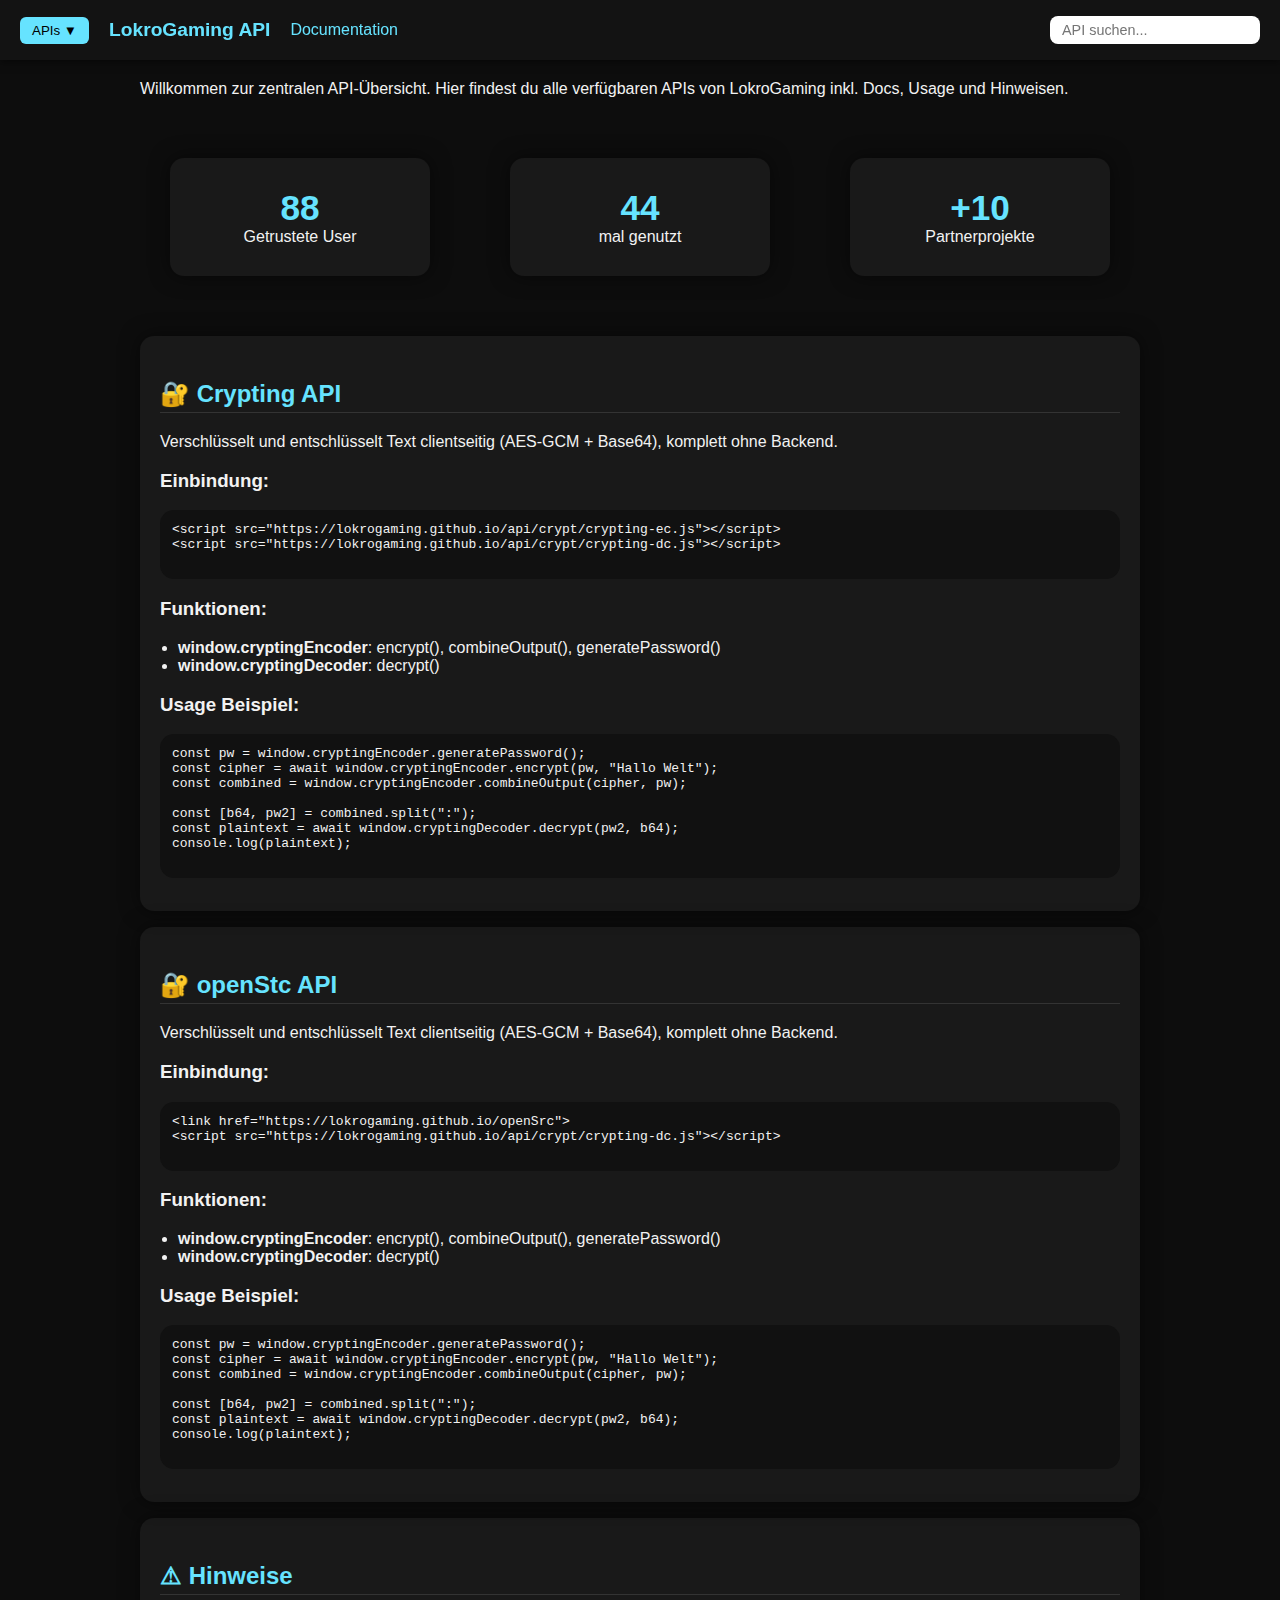
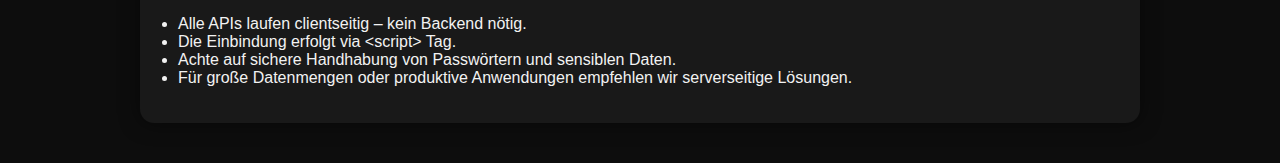
<file: index.html>
<!DOCTYPE html>
<html lang="de">
<head>
<meta charset="UTF-8">
<meta name="viewport" content="width=device-width, initial-scale=1.0">
<title>LokroGaming API</title>
<style>
:root {
  --bg: #0d0d0d;
  --text: #f2f2f2;
  --accent: #66e3ff;
  --card-bg: rgba(255,255,255,0.05);
  --card-radius: 14px;
  --nav-height: 60px;
}

/* Body & Layout */
body {
  margin:0;
  font-family:'Arial', sans-serif;
  background: var(--bg);
  color: var(--text);
}

.container {
  max-width: 1000px;
  margin: 80px auto 40px;
  padding: 0 20px;
}

/* Top Navigation */
.topnav {
  position: fixed;
  top:0;
  left:0;
  right:0;
  height: var(--nav-height);
  background: rgba(20,20,20,0.95);
  display:flex;
  align-items:center;
  justify-content: space-between;
  padding: 0 20px;
  z-index: 1000;
  box-shadow: 0 2px 8px rgba(0,0,0,0.5);
}

.topnav-left {
  display: flex;
  align-items: center;
  gap: 20px;
}

.topnav h1 {
  margin:0;
  font-size: 1.2rem;
  color: var(--accent);
}

/* API List Dropdown */
.api-list {
  position: relative;
}

.api-list button {
  background: var(--accent);
  border:none;
  color:#000;
  padding:6px 12px;
  border-radius:6px;
  cursor:pointer;
}

.api-list-content {
  display:none;
  position:absolute;
  top:36px;
  left:0;
  background: var(--card-bg);
  border-radius:8px;
  min-width:200px;
  max-height:300px;
  overflow-y:auto;
  box-shadow:0 4px 16px rgba(0,0,0,0.6);
}

.api-list-content a {
  display:block;
  padding:8px 12px;
  color: var(--text);
  text-decoration:none;
}

.api-list-content a:hover {
  background: rgba(255,255,255,0.08);
}

.api-list:hover .api-list-content {
  display:block;
}

/* Search */
.topnav-right input[type="text"] {
  padding:6px 12px;
  border-radius:8px;
  border:none;
  outline:none;
  font-size: 0.9rem;
}

/* Cards */
.card {
  background: var(--card-bg);
  padding:20px;
  border-radius: var(--card-radius);
  margin:16px 0;
  box-shadow: 0 0 20px rgba(0,0,0,0.5);
}

pre {
  background:#111;
  padding:12px;
  border-radius: var(--card-radius);
  overflow-x:auto;
}

a {
  color: var(--accent);
  text-decoration:none;
}

a:hover {
  text-decoration: underline;
}

h2 {
  border-bottom:1px solid #333;
  padding-bottom:4px;
  margin-top:24px;
  color: var(--accent);
}

ul { padding-left: 18px; }

/* Counter Section */
.counters {
  display: flex;
  justify-content: space-around;
  flex-wrap: wrap;
  gap: 20px;
  margin: 60px 0;
}

.counter-card {
  background: var(--card-bg);
  border-radius: var(--card-radius);
  padding: 30px;
  text-align: center;
  width: 200px;
  box-shadow: 0 0 20px rgba(0,0,0,0.5);
  transition: transform 0.3s ease;
}

.counter-card:hover {
  transform: translateY(-6px);
}

.counter-number {
  font-size: 2.2rem;
  font-weight: bold;
  color: var(--accent);
}

.counter-label {
  font-size: 1rem;
  color: var(--text);
}
</style>
</head>
<body>

<!-- Top Navigation -->
<div class="topnav">
  <div class="topnav-left">
    <div class="api-list">
      <button>APIs ▼</button>
      <div class="api-list-content" id="apiList">
        <a href="#crypting">Crypting API</a>
      </div>
    </div>
    <h1>LokroGaming API</h1>
    <a href="docs">Documentation</a>
  </div>
  <div class="topnav-right">
    <input type="text" id="apiSearch" placeholder="API suchen...">
  </div>
</div>

<div class="container">
  <p>Willkommen zur zentralen API-Übersicht. Hier findest du alle verfügbaren APIs von LokroGaming inkl. Docs, Usage und Hinweisen.</p>

  <!-- ✅ Counter Cards -->
  <div class="counters">
    <div class="counter-card">
      <div class="counter-number" data-target="100">0</div>
      <div class="counter-label">Getrustete User</div>
    </div>
    <div class="counter-card">
      <div class="counter-number" data-target="50">0</div>
      <div class="counter-label">mal genutzt</div>
    </div>
    <div class="counter-card">
      <div class="counter-number" data-target="10">0</div>
      <div class="counter-label">Partnerprojekte</div>
    </div>
  </div>

  <!-- Crypting API -->
  <div class="card" id="crypting">
    <h2>🔐 Crypting API</h2>
    <p>Verschlüsselt und entschlüsselt Text clientseitig (AES-GCM + Base64), komplett ohne Backend.</p>
    <h3>Einbindung:</h3>
    <pre>
&lt;script src="https://lokrogaming.github.io/api/crypt/crypting-ec.js"&gt;&lt;/script&gt;
&lt;script src="https://lokrogaming.github.io/api/crypt/crypting-dc.js"&gt;&lt;/script&gt;
    </pre>
    <h3>Funktionen:</h3>
    <ul>
      <li><b>window.cryptingEncoder</b>: encrypt(), combineOutput(), generatePassword()</li>
      <li><b>window.cryptingDecoder</b>: decrypt()</li>
    </ul>
    <h3>Usage Beispiel:</h3>
    <pre>
const pw = window.cryptingEncoder.generatePassword();
const cipher = await window.cryptingEncoder.encrypt(pw, "Hallo Welt");
const combined = window.cryptingEncoder.combineOutput(cipher, pw);

const [b64, pw2] = combined.split(":");
const plaintext = await window.cryptingDecoder.decrypt(pw2, b64);
console.log(plaintext);
    </pre>
  </div>
<div class="card" id="openSrc">
    <h2>🔐 openStc API</h2>
    <p>Verschlüsselt und entschlüsselt Text clientseitig (AES-GCM + Base64), komplett ohne Backend.</p>
    <h3>Einbindung:</h3>
    <pre>
&lt;link href="https://lokrogaming.github.io/openSrc"&gt;
&lt;script src="https://lokrogaming.github.io/api/crypt/crypting-dc.js"&gt;&lt;/script&gt;
    </pre>
    <h3>Funktionen:</h3>
    <ul>
      <li><b>window.cryptingEncoder</b>: encrypt(), combineOutput(), generatePassword()</li>
      <li><b>window.cryptingDecoder</b>: decrypt()</li>
    </ul>
    <h3>Usage Beispiel:</h3>
    <pre>
const pw = window.cryptingEncoder.generatePassword();
const cipher = await window.cryptingEncoder.encrypt(pw, "Hallo Welt");
const combined = window.cryptingEncoder.combineOutput(cipher, pw);

const [b64, pw2] = combined.split(":");
const plaintext = await window.cryptingDecoder.decrypt(pw2, b64);
console.log(plaintext);
    </pre>
  </div>
  <!-- Hinweise -->
  <div class="card">
    <h2>⚠ Hinweise</h2>
    <ul>
      <li>Alle APIs laufen clientseitig – kein Backend nötig.</li>
      <li>Die Einbindung erfolgt via &lt;script&gt; Tag.</li>
      <li>Achte auf sichere Handhabung von Passwörtern und sensiblen Daten.</li>
      <li>Für große Datenmengen oder produktive Anwendungen empfehlen wir serverseitige Lösungen.</li>
    </ul>
  </div>
</div>

<script>
// API-Suche
const searchInput = document.getElementById('apiSearch');
searchInput.addEventListener('input', () => {
  const filter = searchInput.value.toLowerCase();
  const links = document.querySelectorAll('.api-list-content a');
  links.forEach(link => {
    link.style.display = link.textContent.toLowerCase().includes(filter) ? 'block' : 'none';
  });
});

// Counter Animation
const counters = document.querySelectorAll('.counter-number');
counters.forEach(counter => {
  const update = () => {
    const target = +counter.getAttribute('data-target');
    const current = +counter.innerText;
    const increment = target / 80; // Geschwindigkeit

    if (current < target) {
      counter.innerText = Math.ceil(current + increment);
      requestAnimationFrame(update);
    } else {
      counter.innerText = '+' + target;
    }
  };
  update();
});
</script>

</body>
</html>
</file>
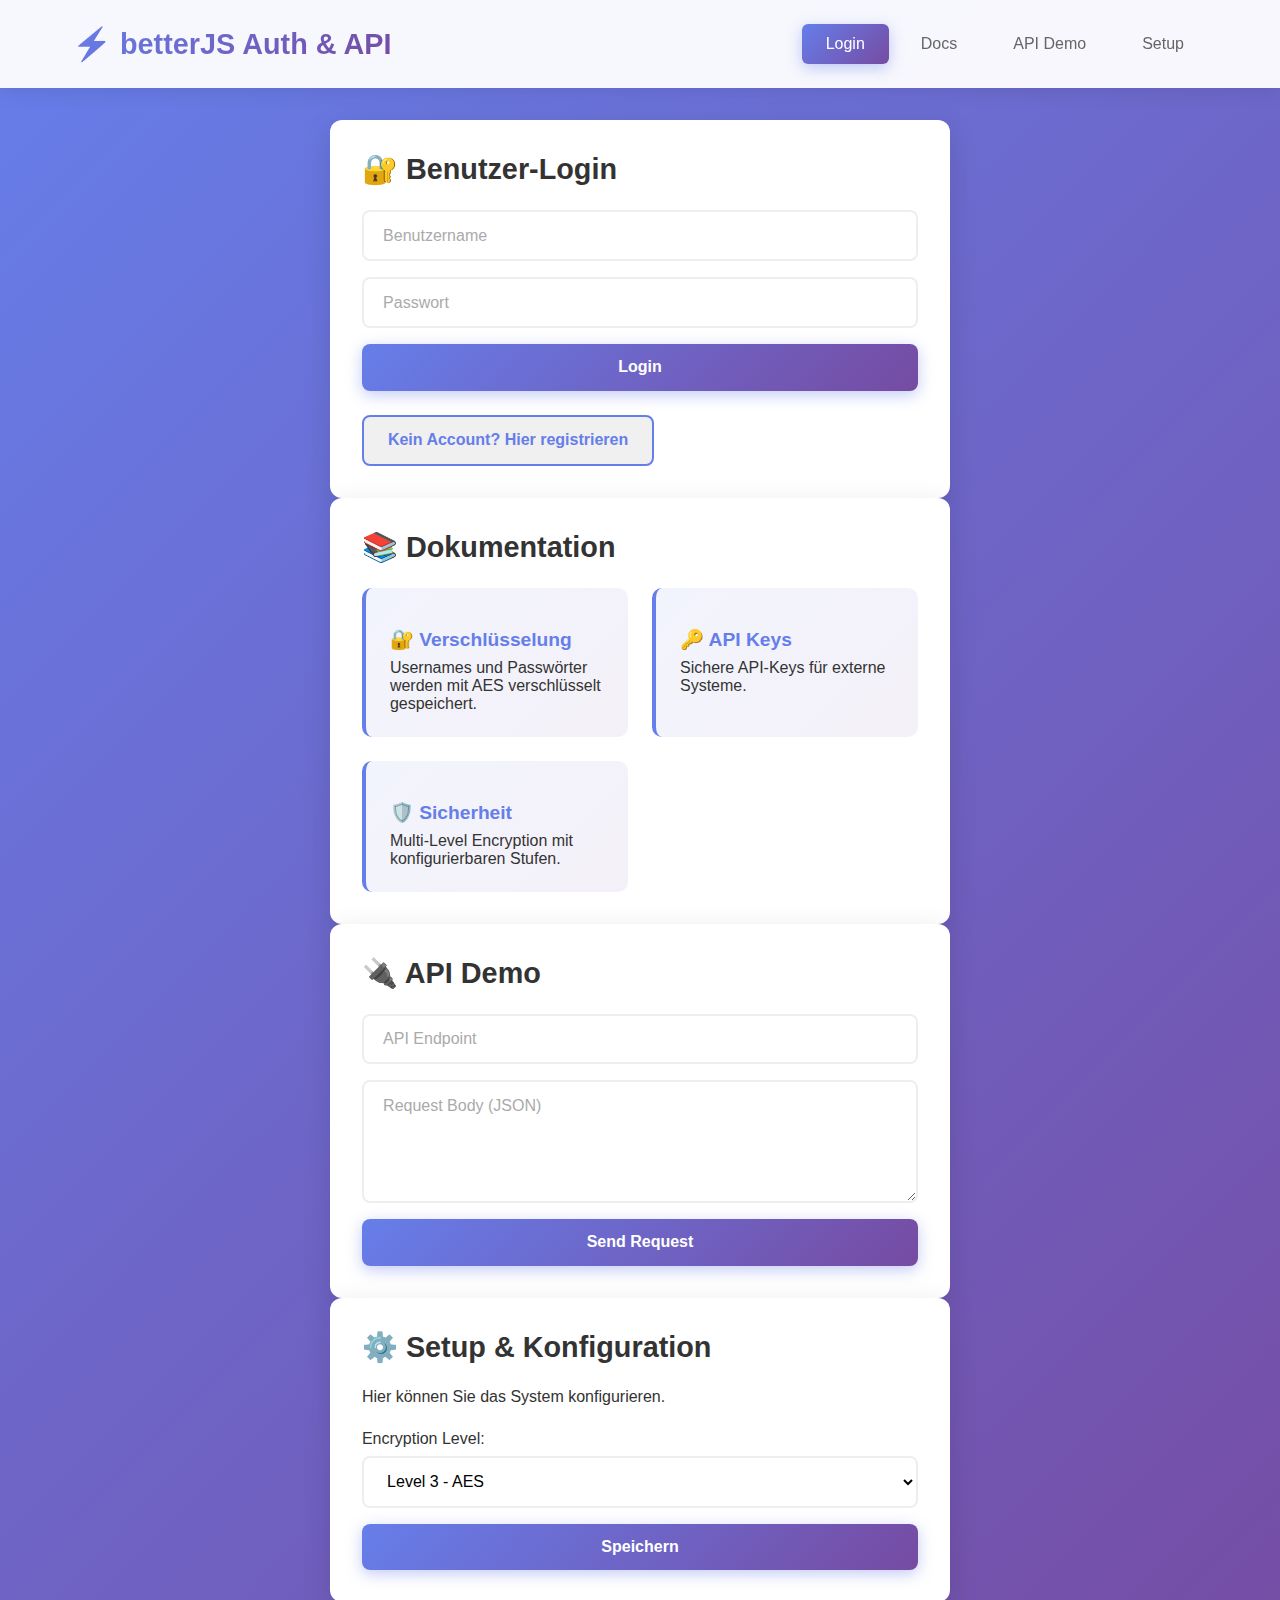
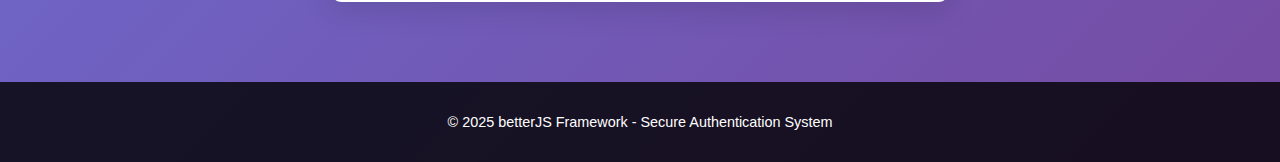
<file: betterJS/index.html>
<!DOCTYPE html>
<html lang="de">
<head>
    <meta charset="UTF-8">
    <meta name="viewport" content="width=device-width, initial-scale=1.0">
    <title>betterJS - Auth & API Framework</title>
    <link rel="stylesheet" href="js/style.css">
    <script src="js/crypto.js"></script>
    <script src="js/betterJS.js"></script>
    <script src="js/ui.js"></script>
</head>
<body>
    <header class="modern-header">
        <div class="header-content">
            <h1 class="logo"><span class="logo-icon">⚡</span> betterJS Auth & API</h1>
            <nav class="topnav" id="topnav">
                <button class="tablink tablink-active" onclick="ui.switchTab('authTab', this)">Login</button>
                <button class="tablink" onclick="ui.switchTab('docsTab', this)">Docs</button>
                <button class="tablink" onclick="ui.switchTab('apiTab', this)">API Demo</button>
                <button class="tablink" onclick="ui.switchTab('setupTab', this)">Setup</button>
            </nav>
        </div>
    </header>

    <main class="container">
        <section id="authTab" class="tab active tab-content">
            <div class="card">
                <h2>🔐 Benutzer-Login</h2>
                <div id="loginBox" class="form-group">
                    <input type="text" id="loginUsername" placeholder="Benutzername" class="input-field">
                    <input type="password" id="loginPassword" placeholder="Passwort" class="input-field">
                    <button onclick="ui.loginUser()" class="btn btn-primary">Login</button>
                </div>
                <div id="registerBox" class="form-group hidden">
                    <h3>Neuen Account erstellen</h3>
                    <input type="text" id="regUsername" placeholder="Benutzername" class="input-field">
                    <input type="password" id="regPassword" placeholder="Passwort" class="input-field">
                    <button onclick="ui.registerUser()" class="btn btn-primary">Registrieren</button>
                </div>
                <button onclick="ui.toggleRegister()" class="btn btn-secondary">Kein Account? Hier registrieren</button>
            </div>
            <div id="unlockSection" class="card hidden">
                <h2>🔓 Account freigeschaltet</h2>
                <p id="unlockedMessage"></p>
                <button onclick="ui.logout()" class="btn btn-danger">Logout</button>
            </div>
        </section>

        <section id="docsTab" class="tab tab-content">
            <div class="card">
                <h2>📚 Dokumentation</h2>
                <div class="docs-grid">
                    <div class="doc-item">
                        <h3>🔐 Verschlüsselung</h3>
                        <p>Usernames und Passwörter werden mit AES verschlüsselt gespeichert.</p>
                    </div>
                    <div class="doc-item">
                        <h3>🔑 API Keys</h3>
                        <p>Sichere API-Keys für externe Systeme.</p>
                    </div>
                    <div class="doc-item">
                        <h3>🛡️ Sicherheit</h3>
                        <p>Multi-Level Encryption mit konfigurierbaren Stufen.</p>
                    </div>
                </div>
            </div>
        </section>

        <section id="apiTab" class="tab tab-content">
            <div class="card">
                <h2>🔌 API Demo</h2>
                <div id="apiDemo" class="api-demo">
                    <input type="text" id="apiEndpoint" placeholder="API Endpoint" class="input-field">
                    <textarea id="apiBody" placeholder="Request Body (JSON)" class="input-field" rows="5"></textarea>
                    <button onclick="ui.sendApiRequest()" class="btn btn-primary">Send Request</button>
                    <div id="apiResponse" class="response-box hidden"></div>
                </div>
            </div>
        </section>

        <section id="setupTab" class="tab tab-content">
            <div class="card">
                <h2>⚙️ Setup & Konfiguration</h2>
                <p>Hier können Sie das System konfigurieren.</p>
                <div id="configPanel" class="config-panel">
                    <label>
                        <span>Encryption Level:</span>
                        <select id="encryptionLevel" class="input-field">
                            <option value="1">Level 1 - Base64</option>
                            <option value="2">Level 2 - RSA</option>
                            <option value="3" selected>Level 3 - AES</option>
                        </select>
                    </label>
                    <button onclick="ui.saveConfig()" class="btn btn-primary">Speichern</button>
                </div>
            </div>
        </section>
    </main>

    <footer class="modern-footer">
        <p>&copy; 2025 betterJS Framework - Secure Authentication System</p>
    </footer>
</body>
</html>
</file>
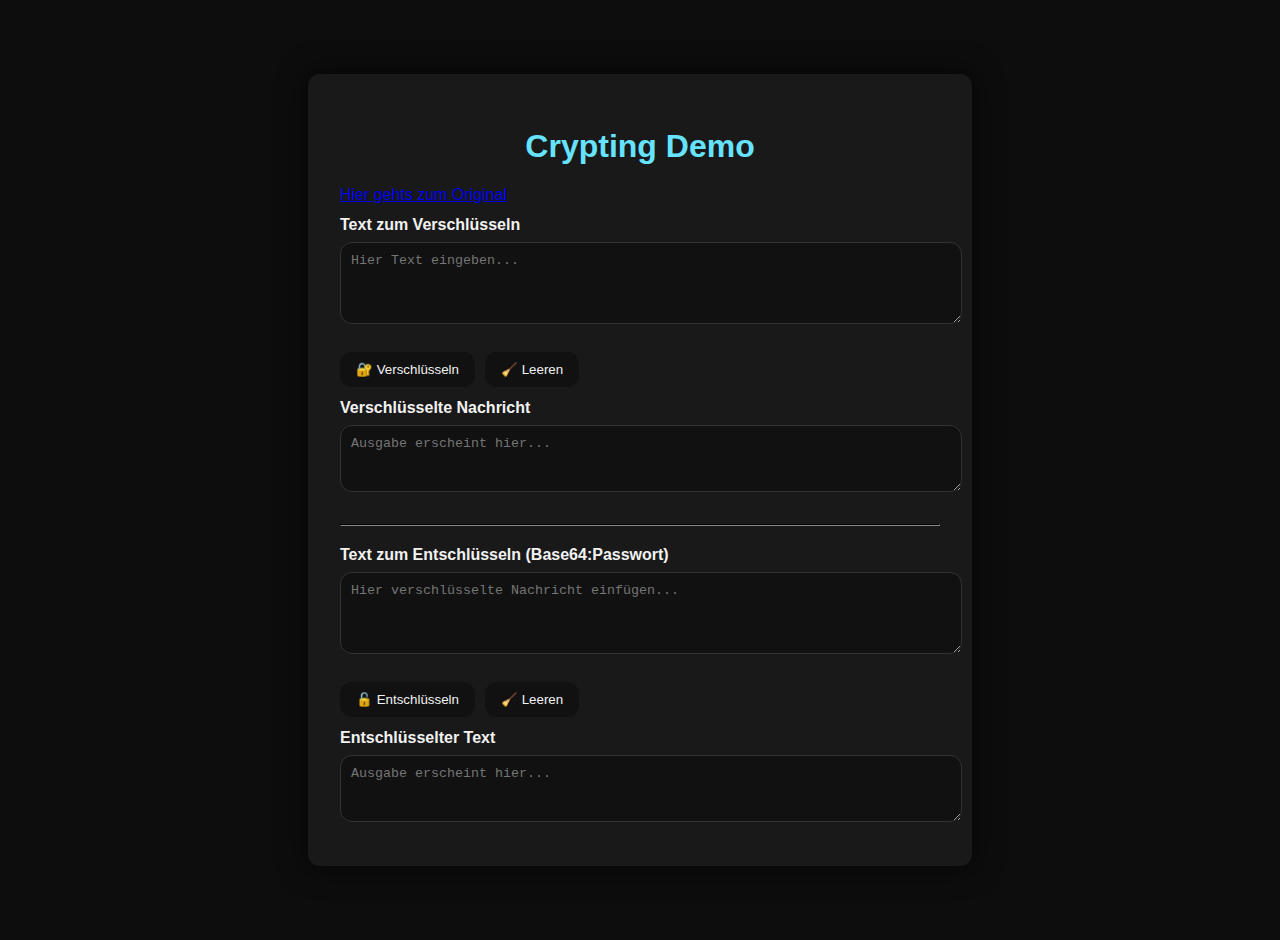
<file: docs/demo/crypting.html>
<!DOCTYPE html>
<html lang="de">
<head>
<meta charset="UTF-8">
<meta name="viewport" content="width=device-width, initial-scale=1.0">
<title>Crypting Demo</title>
<style>
:root {
  --bg: #0d0d0d;
  --text: #f2f2f2;
  --accent: #66e3ff;
  --btn-bg: #111;
  --btn-hover: #222;
  --radius: 12px;
}

body {
  margin:0;
  font-family: 'Arial', sans-serif;
  background: var(--bg);
  color: var(--text);
  display:flex;
  justify-content:center;
  align-items:center;
  min-height:100vh;
  padding:20px;
}

.container {
  background: rgba(255,255,255,0.05);
  padding: 32px;
  border-radius: var(--radius);
  box-shadow: 0 0 30px rgba(0,0,0,0.7);
  max-width: 600px;
  width:100%;
}

h1 {
  text-align:center;
  color: var(--accent);
}

textarea, input {
  width:100%;
  padding:10px;
  margin:8px 0;
  border-radius: var(--radius);
  border: 1px solid #333;
  background: #111;
  color: var(--text);
  resize: vertical;
}

button {
  background: var(--btn-bg);
  color: var(--text);
  border: none;
  padding: 10px 16px;
  margin-top: 8px;
  border-radius: var(--radius);
  cursor:pointer;
  transition: all 0.2s;
}

button:hover {
  background: var(--btn-hover);
  color: var(--accent);
}

.row {
  display:flex;
  gap:10px;
  flex-wrap:wrap;
  margin-top:8px;
}

label {
  font-weight:bold;
  margin-top:12px;
  display:block;
}

.toast {
  position: fixed;
  bottom:20px;
  left:50%;
  transform: translateX(-50%);
  background:#66e3ff;
  color:#000;
  padding:8px 12px;
  border-radius:8px;
  opacity:0;
  transition: opacity 0.3s;
}

.toast.show {
  opacity:1;
}
</style>
</head>
<body>

<div class="container">
  <h1>Crypting Demo</h1>
<a href="/crypting/">Hier gehts zum Original</a>
  <label for="plaintext">Text zum Verschlüsseln</label>
  <textarea id="plaintext" rows="4" placeholder="Hier Text eingeben..."></textarea>
  <div class="row">
    <button id="encodeBtn">🔐 Verschlüsseln</button>
    <button id="clearEncodeBtn">🧹 Leeren</button>
  </div>
  <label for="encoded">Verschlüsselte Nachricht</label>
  <textarea id="encoded" rows="3" placeholder="Ausgabe erscheint hier..." readonly></textarea>

  <hr style="margin:20px 0; border-color:#333;">

  <label for="decodeInput">Text zum Entschlüsseln (Base64:Passwort)</label>
  <textarea id="decodeInput" rows="4" placeholder="Hier verschlüsselte Nachricht einfügen..."></textarea>
  <div class="row">
    <button id="decodeBtn">🔓 Entschlüsseln</button>
    <button id="clearDecodeBtn">🧹 Leeren</button>
  </div>
  <label for="decoded">Entschlüsselter Text</label>
  <textarea id="decoded" rows="3" placeholder="Ausgabe erscheint hier..." readonly></textarea>
</div>

<div id="toast" class="toast"></div>

<!-- GH Pages API Scripts -->
<script src="https://lokrogaming.github.io/api/crypt/crypting-ec.js"></script>
<script src="https://lokrogaming.github.io/api/crypt/crypting-dc.js"></script>

<script>
function showToast(msg){
  const t = document.getElementById('toast');
  t.textContent = msg;
  t.classList.add('show');
  setTimeout(()=>t.classList.remove('show'),1500);
}

// Encode Button
document.getElementById('encodeBtn').addEventListener('click', async ()=>{
  const text = document.getElementById('plaintext').value.trim();
  if(!text) return showToast("Kein Text zum Verschlüsseln 😅");

  const pw = window.cryptingEncoder.generatePassword();
  const enc = await window.cryptingEncoder.encrypt(pw, text);
  const combined = window.cryptingEncoder.combineOutput(enc, pw);
  document.getElementById('encoded').value = combined;
  showToast("Verschlüsselt ✅");
});

// Clear Encode
document.getElementById('clearEncodeBtn').addEventListener('click', ()=>{
  document.getElementById('plaintext').value = '';
  document.getElementById('encoded').value = '';
});

// Decode Button
document.getElementById('decodeBtn').addEventListener('click', async ()=>{
  const combined = document.getElementById('decodeInput').value.trim();
  if(!combined.includes(":")) return showToast("Ungültiges Format 😬");

  const [b64,pw] = combined.split(":");
  try{
    const decoded = await window.cryptingDecoder.decrypt(pw,b64);
    document.getElementById('decoded').value = decoded;
    showToast("Entschlüsselt ✅");
  }catch(e){
    showToast("Fehler beim Entschlüsseln ❌");
  }
});

// Clear Decode
document.getElementById('clearDecodeBtn').addEventListener('click', ()=>{
  document.getElementById('decodeInput').value = '';
  document.getElementById('decoded').value = '';
});
</script>

</body>
</html>
</file>
<file: betterJS/js/style.css>
* {
    margin: 0;
    padding: 0;
    box-sizing: border-box;
}

body {
    font-family: 'Segoe UI', Tahoma, Geneva, Verdana, sans-serif;
    background: linear-gradient(135deg, #667eea 0%, #764ba2 100%);
    color: #333;
    min-height: 100vh;
    display: flex;
    flex-direction: column;
}

.modern-header {
    background: rgba(255, 255, 255, 0.95);
    box-shadow: 0 2px 20px rgba(0, 0, 0, 0.1);
    padding: 1.5rem 0;
    position: sticky;
    top: 0;
    z-index: 100;
}

.header-content {
    max-width: 1200px;
    margin: 0 auto;
    padding: 0 2rem;
    display: flex;
    justify-content: space-between;
    align-items: center;
    flex-wrap: wrap;
    gap: 2rem;
}

.logo {
    font-size: 1.8rem;
    font-weight: 700;
    background: linear-gradient(135deg, #667eea, #764ba2);
    -webkit-background-clip: text;
    -webkit-text-fill-color: transparent;
    background-clip: text;
    display: flex;
    align-items: center;
    gap: 0.5rem;
    white-space: nowrap;
}

.logo-icon {
    font-size: 2rem;
}

.topnav {
    display: flex;
    gap: 0.5rem;
    flex-wrap: wrap;
}

.tablink {
    background: none;
    border: none;
    padding: 0.7rem 1.5rem;
    font-size: 1rem;
    cursor: pointer;
    color: #666;
    transition: all 0.3s ease;
    border-radius: 6px;
    font-weight: 500;
}

.tablink:hover {
    background: #f0f0f0;
    color: #667eea;
}

.tablink-active {
    background: linear-gradient(135deg, #667eea, #764ba2);
    color: white;
    box-shadow: 0 4px 15px rgba(102, 126, 234, 0.4);
}

.container {
    max-width: 1200px;
    margin: 0 auto;
    padding: 2rem;
    flex: 1;
}

.tab {
    display: none;
    animation: fadeIn 0.3s ease;
}

.tab.active {
    display: block;
}

@keyframes fadeIn {
    from { opacity: 0; transform: translateY(10px); }
    to { opacity: 1; transform: translateY(0); }
}

.tab-content {
    display: grid;
    gap: 2rem;
}

.card {
    background: white;
    border-radius: 12px;
    padding: 2rem;
    box-shadow: 0 8px 30px rgba(0, 0, 0, 0.12);
    transition: transform 0.3s ease, box-shadow 0.3s ease;
}

.card:hover {
    transform: translateY(-5px);
    box-shadow: 0 12px 40px rgba(0, 0, 0, 0.15);
}

.card h2 {
    font-size: 1.8rem;
    color: #333;
    margin-bottom: 1.5rem;
    display: flex;
    align-items: center;
    gap: 0.5rem;
}

.card h3 {
    font-size: 1.2rem;
    color: #666;
    margin: 1rem 0;
}

.form-group {
    display: flex;
    flex-direction: column;
    gap: 1rem;
    margin-bottom: 1.5rem;
}

.input-field {
    padding: 0.9rem 1.2rem;
    border: 2px solid #eee;
    border-radius: 8px;
    font-size: 1rem;
    transition: all 0.3s ease;
    font-family: inherit;
}

.input-field:focus {
    outline: none;
    border-color: #667eea;
    box-shadow: 0 0 0 3px rgba(102, 126, 234, 0.1);
}

.input-field::placeholder {
    color: #aaa;
}

.btn {
    padding: 0.9rem 1.5rem;
    border: none;
    border-radius: 8px;
    font-size: 1rem;
    font-weight: 600;
    cursor: pointer;
    transition: all 0.3s ease;
    display: inline-block;
    text-align: center;
}

.btn-primary {
    background: linear-gradient(135deg, #667eea, #764ba2);
    color: white;
    box-shadow: 0 4px 15px rgba(102, 126, 234, 0.4);
}

.btn-primary:hover {
    transform: translateY(-2px);
    box-shadow: 0 6px 20px rgba(102, 126, 234, 0.6);
}

.btn-secondary {
    background: #f0f0f0;
    color: #667eea;
    border: 2px solid #667eea;
}

.btn-secondary:hover {
    background: #667eea;
    color: white;
}

.btn-danger {
    background: #ff6b6b;
    color: white;
}

.btn-danger:hover {
    background: #ff5252;
}

.docs-grid {
    display: grid;
    grid-template-columns: repeat(auto-fit, minmax(250px, 1fr));
    gap: 1.5rem;
    margin-top: 1rem;
}

.doc-item {
    padding: 1.5rem;
    background: linear-gradient(135deg, #667eea15, #764ba215);
    border-radius: 10px;
    border-left: 4px solid #667eea;
}

.doc-item h3 {
    color: #667eea;
    margin-bottom: 0.5rem;
}

.api-demo {
    display: flex;
    flex-direction: column;
    gap: 1rem;
}

textarea {
    padding: 1rem;
    border: 2px solid #eee;
    border-radius: 8px;
    font-family: 'Courier New', monospace;
    font-size: 0.9rem;
    resize: vertical;
    transition: all 0.3s ease;
}

textarea:focus {
    outline: none;
    border-color: #667eea;
    box-shadow: 0 0 0 3px rgba(102, 126, 234, 0.1);
}

.response-box {
    background: #f5f5f5;
    border: 1px solid #eee;
    border-radius: 8px;
    padding: 1rem;
    font-family: 'Courier New', monospace;
    font-size: 0.85rem;
    overflow-x: auto;
    color: #333;
}

.config-panel {
    display: flex;
    flex-direction: column;
    gap: 1rem;
    margin-top: 1.5rem;
}

.config-panel label {
    display: flex;
    flex-direction: column;
    gap: 0.5rem;
}

.config-panel select {
    padding: 0.9rem 1.2rem;
    border: 2px solid #eee;
    border-radius: 8px;
    font-size: 1rem;
    background: white;
    cursor: pointer;
    transition: all 0.3s ease;
}

.config-panel select:focus {
    outline: none;
    border-color: #667eea;
    box-shadow: 0 0 0 3px rgba(102, 126, 234, 0.1);
}

.hidden {
    display: none !important;
}

.modern-footer {
    background: rgba(0, 0, 0, 0.8);
    color: white;
    text-align: center;
    padding: 2rem;
    margin-top: 3rem;
}

.modern-footer p {
    margin: 0;
    font-size: 0.9rem;
}

@media (max-width: 768px) {
    .header-content {
        flex-direction: column;
        gap: 1rem;
        align-items: flex-start;
    }

    .topnav {
        width: 100%;
        justify-content: flex-start;
    }

    .container {
        padding: 1rem;
    }

    .card {
        padding: 1.5rem;
    }

    .card h2 {
        font-size: 1.4rem;
    }

    .docs-grid {
        grid-template-columns: 1fr;
    }
}
</file>
